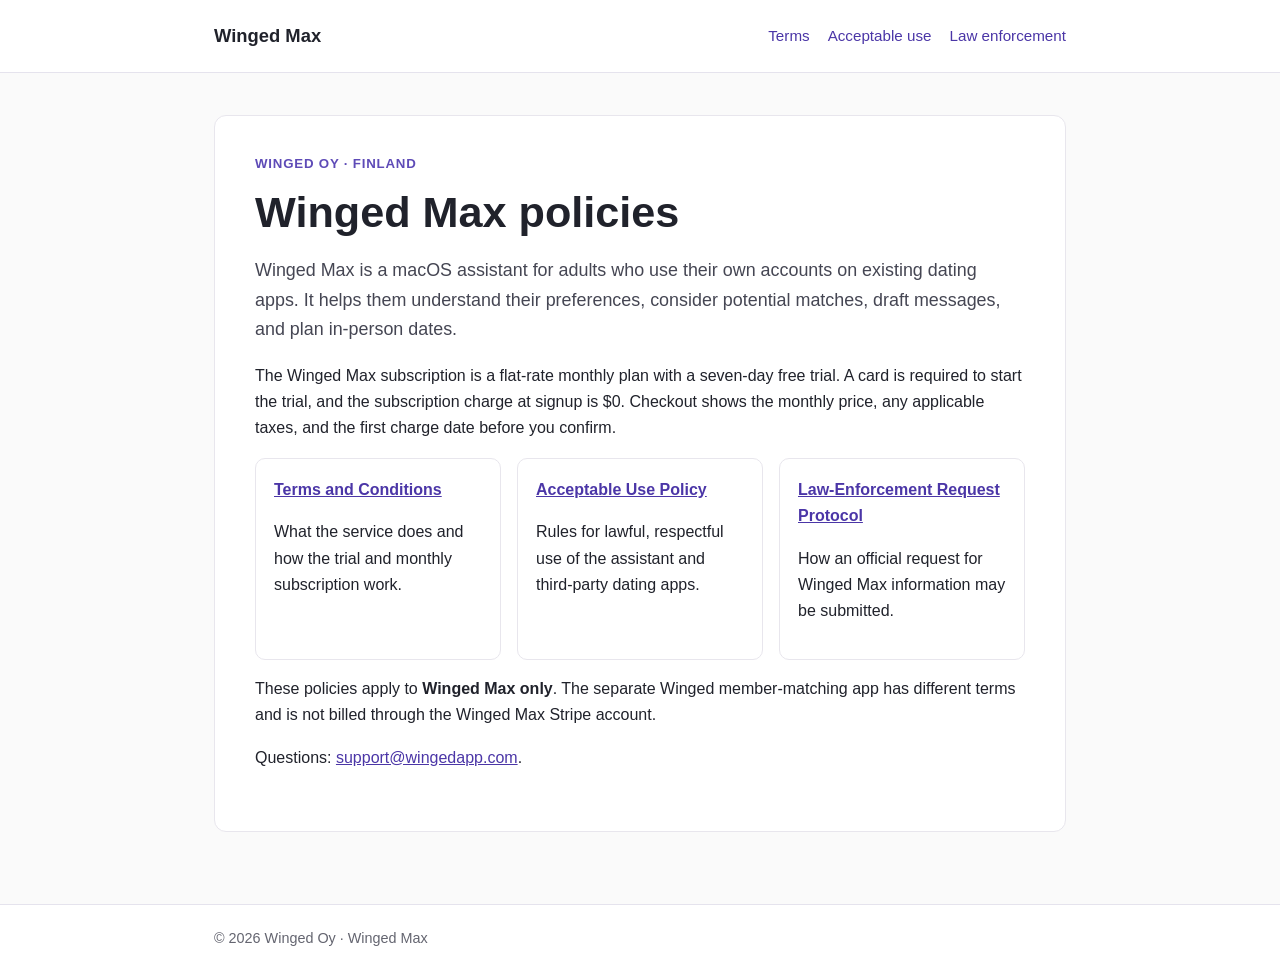
<file: index.html>
<!doctype html>
<html lang="en">
<head>
  <meta charset="utf-8">
  <meta name="viewport" content="width=device-width, initial-scale=1">
  <title>Winged Max policies | Winged Oy</title>
  <meta name="description" content="Terms and policies for the Winged Max macOS service offered by Winged Oy.">
  <link rel="stylesheet" href="assets/policies.css">
</head>
<body>
  <header class="site-header"><div class="header-inner"><a class="brand" href="./">Winged Max</a><nav aria-label="Policy navigation"><a href="terms/">Terms</a><a href="acceptable-use/">Acceptable use</a><a href="law-enforcement/">Law enforcement</a></nav></div></header>
  <main><article>
    <p class="eyebrow">Winged Oy · Finland</p>
    <h1>Winged Max policies</h1>
    <p class="lede">Winged Max is a macOS assistant for adults who use their own accounts on existing dating apps. It helps them understand their preferences, consider potential matches, draft messages, and plan in-person dates.</p>
    <p>The Winged Max subscription is a flat-rate monthly plan with a seven-day free trial. A card is required to start the trial, and the subscription charge at signup is $0. Checkout shows the monthly price, any applicable taxes, and the first charge date before you confirm.</p>
    <ul class="cards">
      <li><a href="terms/">Terms and Conditions</a><p>What the service does and how the trial and monthly subscription work.</p></li>
      <li><a href="acceptable-use/">Acceptable Use Policy</a><p>Rules for lawful, respectful use of the assistant and third-party dating apps.</p></li>
      <li><a href="law-enforcement/">Law-Enforcement Request Protocol</a><p>How an official request for Winged Max information may be submitted.</p></li>
    </ul>
    <p>These policies apply to <strong>Winged Max only</strong>. The separate Winged member-matching app has different terms and is not billed through the Winged Max Stripe account.</p>
    <p>Questions: <a href="mailto:support@wingedapp.com">support@wingedapp.com</a>.</p>
  </article></main>
  <footer><div class="footer-inner">© 2026 Winged Oy · Winged Max</div></footer>
</body>
</html>
</file>
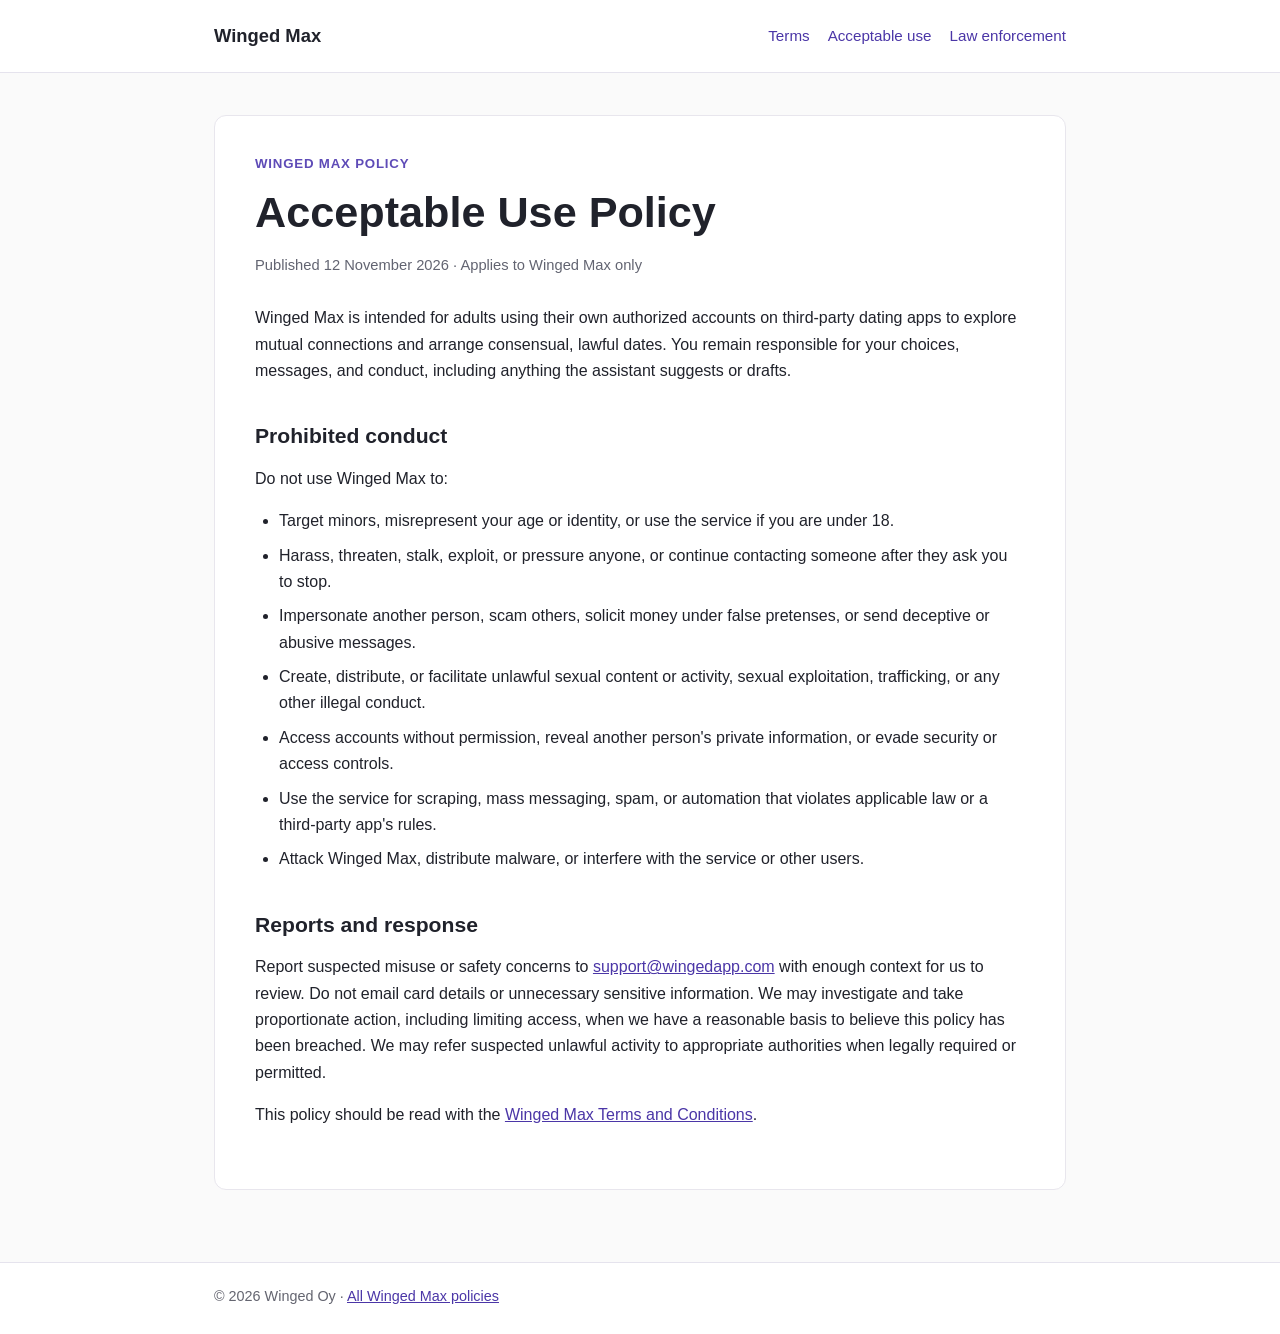
<file: acceptable-use/index.html>
<!doctype html>
<html lang="en">
<head>
  <meta charset="utf-8">
  <meta name="viewport" content="width=device-width, initial-scale=1">
  <title>Winged Max Acceptable Use Policy | Winged Oy</title>
  <meta name="description" content="Rules for responsible use of Winged Max.">
  <link rel="stylesheet" href="../assets/policies.css">
</head>
<body>
  <header class="site-header"><div class="header-inner"><a class="brand" href="../">Winged Max</a><nav aria-label="Policy navigation"><a href="../terms/">Terms</a><a href="./" aria-current="page">Acceptable use</a><a href="../law-enforcement/">Law enforcement</a></nav></div></header>
  <main><article>
    <p class="eyebrow">Winged Max policy</p>
    <h1>Acceptable Use Policy</h1>
    <p class="meta">Published 12 November 2026 · Applies to Winged Max only</p>
    <p>Winged Max is intended for adults using their own authorized accounts on third-party dating apps to explore mutual connections and arrange consensual, lawful dates. You remain responsible for your choices, messages, and conduct, including anything the assistant suggests or drafts.</p>
    <h2>Prohibited conduct</h2>
    <p>Do not use Winged Max to:</p>
    <ul>
      <li>Target minors, misrepresent your age or identity, or use the service if you are under 18.</li>
      <li>Harass, threaten, stalk, exploit, or pressure anyone, or continue contacting someone after they ask you to stop.</li>
      <li>Impersonate another person, scam others, solicit money under false pretenses, or send deceptive or abusive messages.</li>
      <li>Create, distribute, or facilitate unlawful sexual content or activity, sexual exploitation, trafficking, or any other illegal conduct.</li>
      <li>Access accounts without permission, reveal another person's private information, or evade security or access controls.</li>
      <li>Use the service for scraping, mass messaging, spam, or automation that violates applicable law or a third-party app's rules.</li>
      <li>Attack Winged Max, distribute malware, or interfere with the service or other users.</li>
    </ul>
    <h2>Reports and response</h2>
    <p>Report suspected misuse or safety concerns to <a href="mailto:support@wingedapp.com">support@wingedapp.com</a> with enough context for us to review. Do not email card details or unnecessary sensitive information. We may investigate and take proportionate action, including limiting access, when we have a reasonable basis to believe this policy has been breached. We may refer suspected unlawful activity to appropriate authorities when legally required or permitted.</p>
    <p>This policy should be read with the <a href="../terms/">Winged Max Terms and Conditions</a>.</p>
  </article></main>
  <footer><div class="footer-inner">© 2026 Winged Oy · <a href="../">All Winged Max policies</a></div></footer>
</body>
</html>
</file>
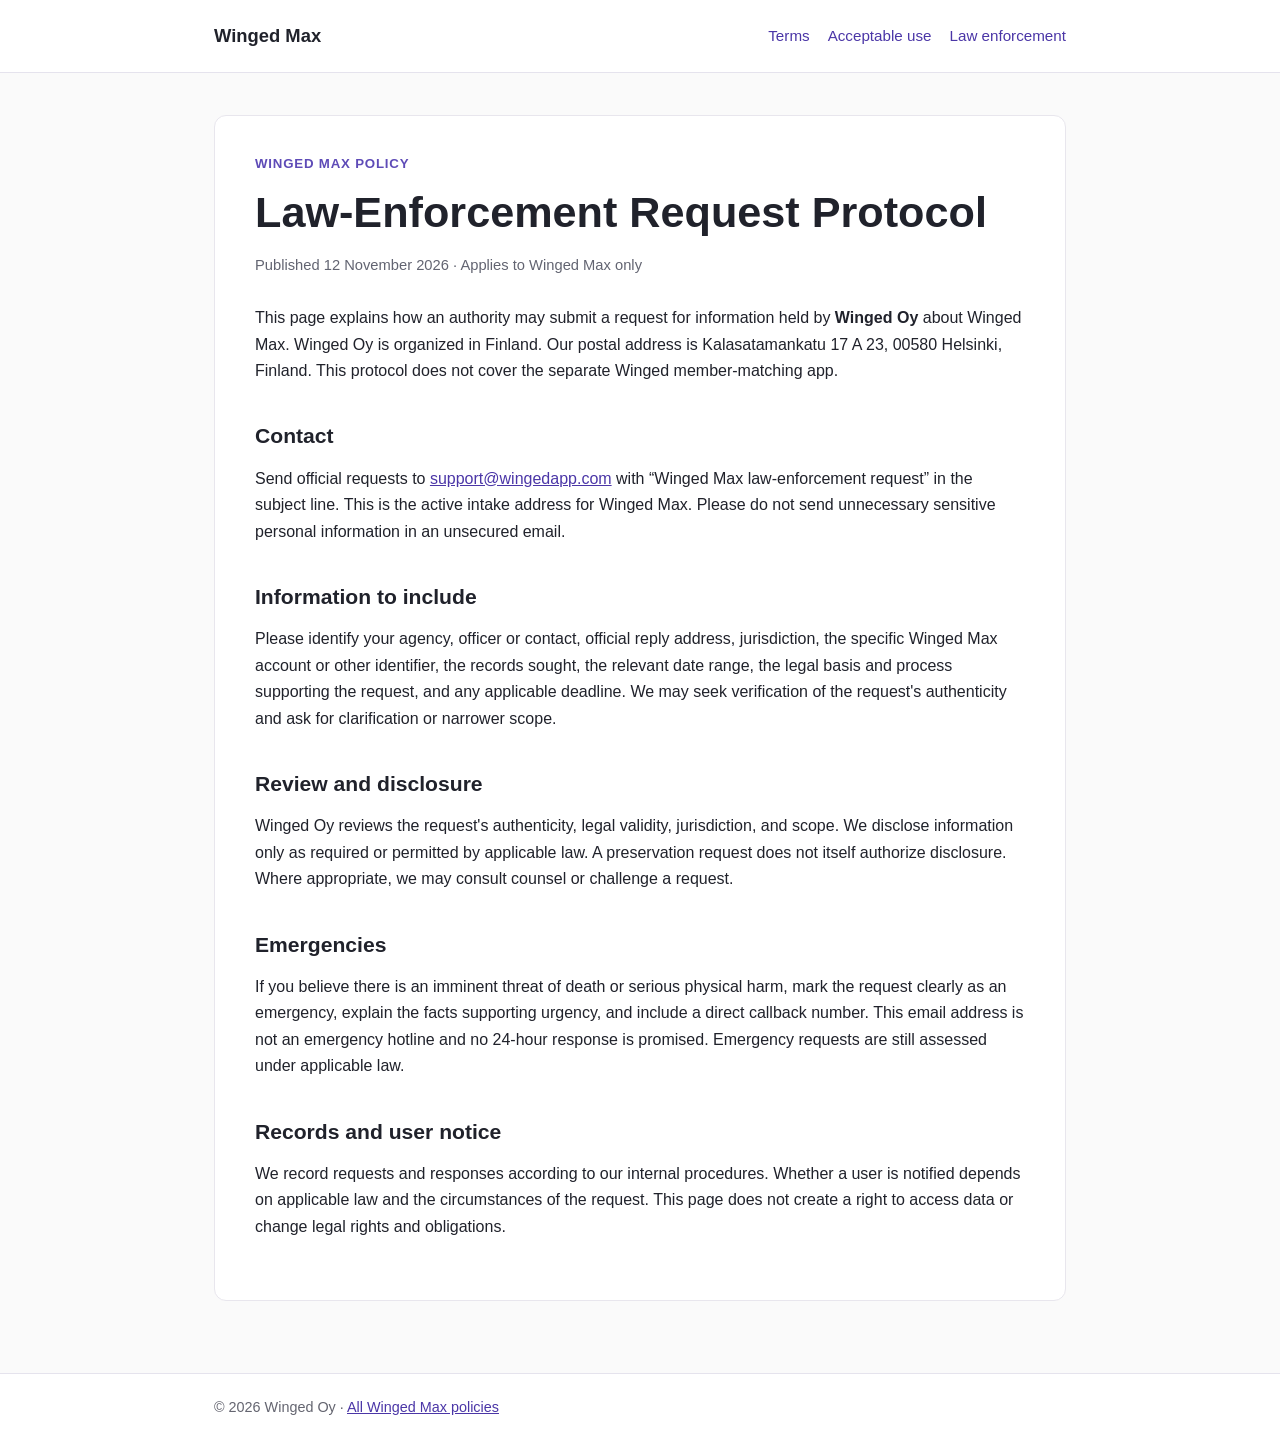
<file: law-enforcement/index.html>
<!doctype html>
<html lang="en">
<head>
  <meta charset="utf-8">
  <meta name="viewport" content="width=device-width, initial-scale=1">
  <title>Winged Max Law-Enforcement Request Protocol | Winged Oy</title>
  <meta name="description" content="How law-enforcement authorities can submit requests relating to Winged Max.">
  <link rel="stylesheet" href="../assets/policies.css">
</head>
<body>
  <header class="site-header"><div class="header-inner"><a class="brand" href="../">Winged Max</a><nav aria-label="Policy navigation"><a href="../terms/">Terms</a><a href="../acceptable-use/">Acceptable use</a><a href="./" aria-current="page">Law enforcement</a></nav></div></header>
  <main><article>
    <p class="eyebrow">Winged Max policy</p>
    <h1>Law-Enforcement Request Protocol</h1>
    <p class="meta">Published 12 November 2026 · Applies to Winged Max only</p>
    <p>This page explains how an authority may submit a request for information held by <strong>Winged Oy</strong> about Winged Max. Winged Oy is organized in Finland. Our postal address is Kalasatamankatu 17 A 23, 00580 Helsinki, Finland. This protocol does not cover the separate Winged member-matching app.</p>
    <h2>Contact</h2>
    <p>Send official requests to <a href="mailto:support@wingedapp.com">support@wingedapp.com</a> with “Winged Max law-enforcement request” in the subject line. This is the active intake address for Winged Max. Please do not send unnecessary sensitive personal information in an unsecured email.</p>
    <h2>Information to include</h2>
    <p>Please identify your agency, officer or contact, official reply address, jurisdiction, the specific Winged Max account or other identifier, the records sought, the relevant date range, the legal basis and process supporting the request, and any applicable deadline. We may seek verification of the request's authenticity and ask for clarification or narrower scope.</p>
    <h2>Review and disclosure</h2>
    <p>Winged Oy reviews the request's authenticity, legal validity, jurisdiction, and scope. We disclose information only as required or permitted by applicable law. A preservation request does not itself authorize disclosure. Where appropriate, we may consult counsel or challenge a request.</p>
    <h2>Emergencies</h2>
    <p>If you believe there is an imminent threat of death or serious physical harm, mark the request clearly as an emergency, explain the facts supporting urgency, and include a direct callback number. This email address is not an emergency hotline and no 24-hour response is promised. Emergency requests are still assessed under applicable law.</p>
    <h2>Records and user notice</h2>
    <p>We record requests and responses according to our internal procedures. Whether a user is notified depends on applicable law and the circumstances of the request. This page does not create a right to access data or change legal rights and obligations.</p>
  </article></main>
  <footer><div class="footer-inner">© 2026 Winged Oy · <a href="../">All Winged Max policies</a></div></footer>
</body>
</html>
</file>
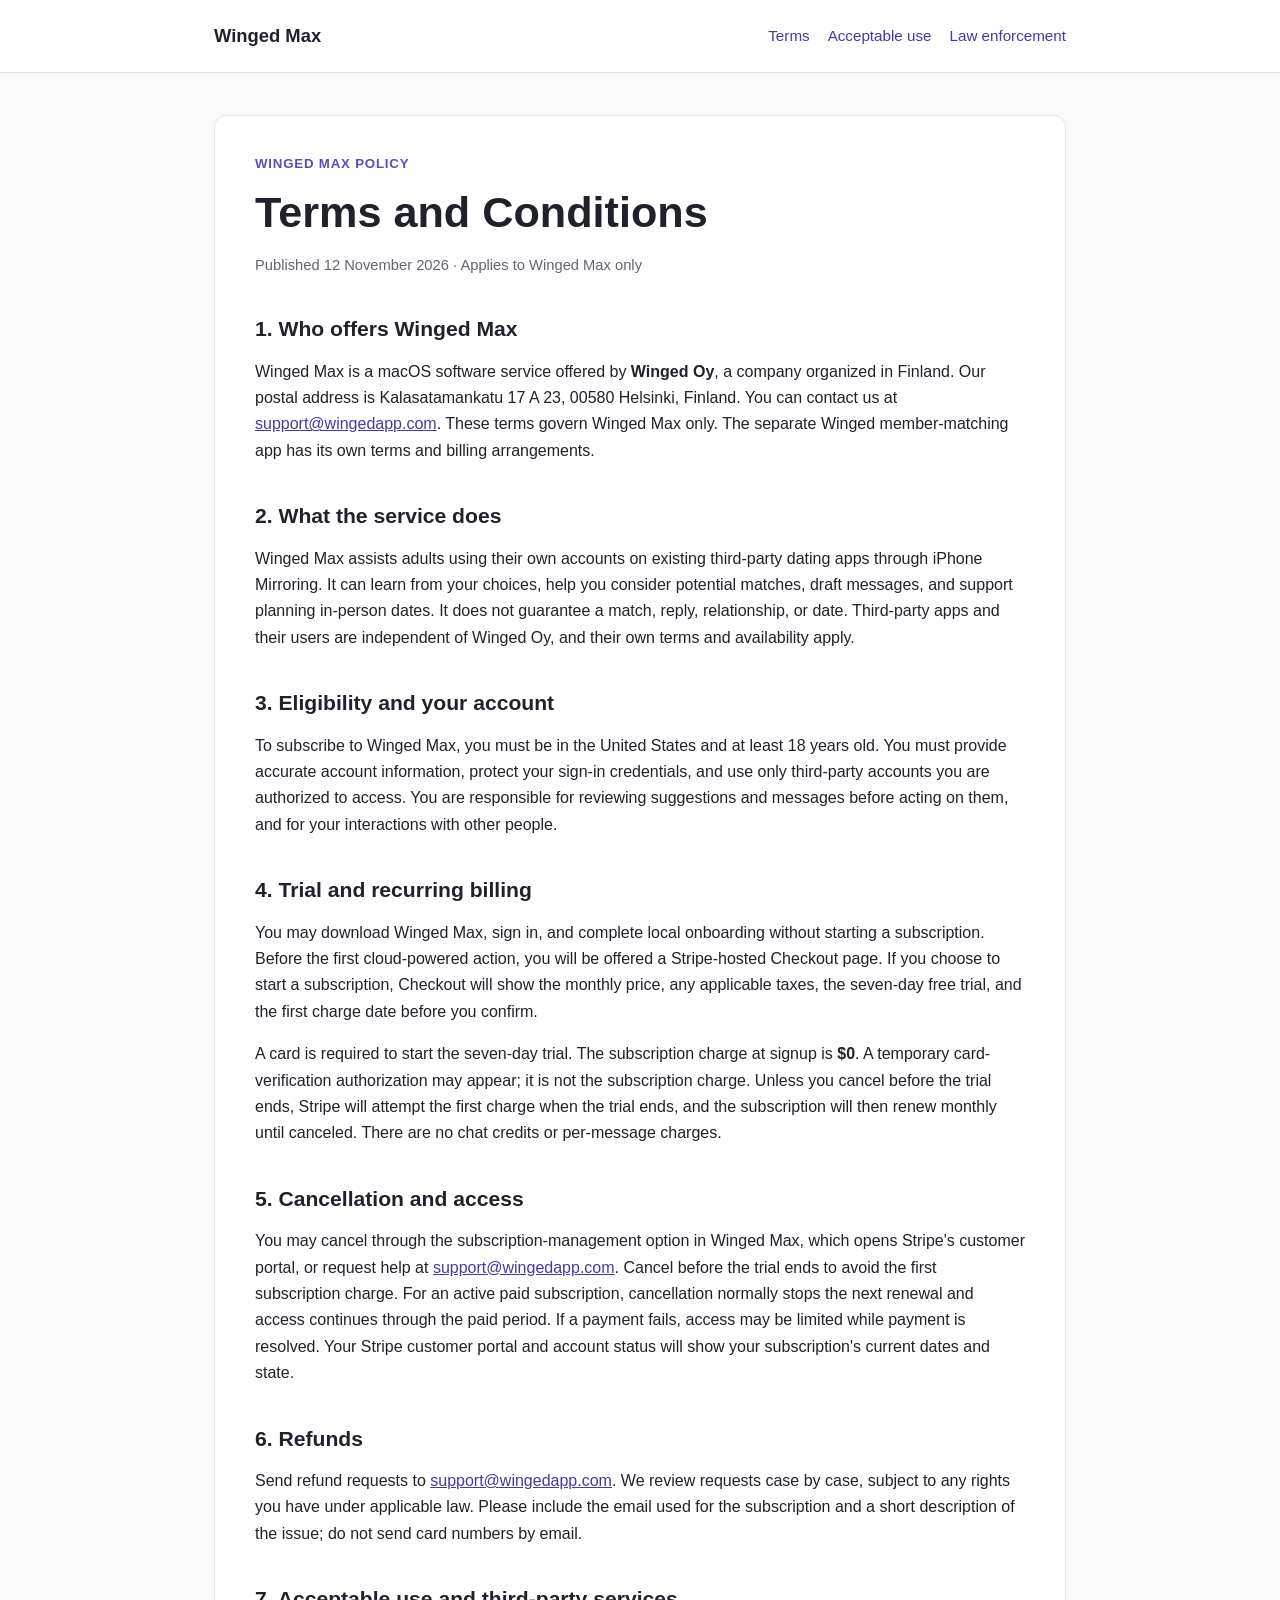
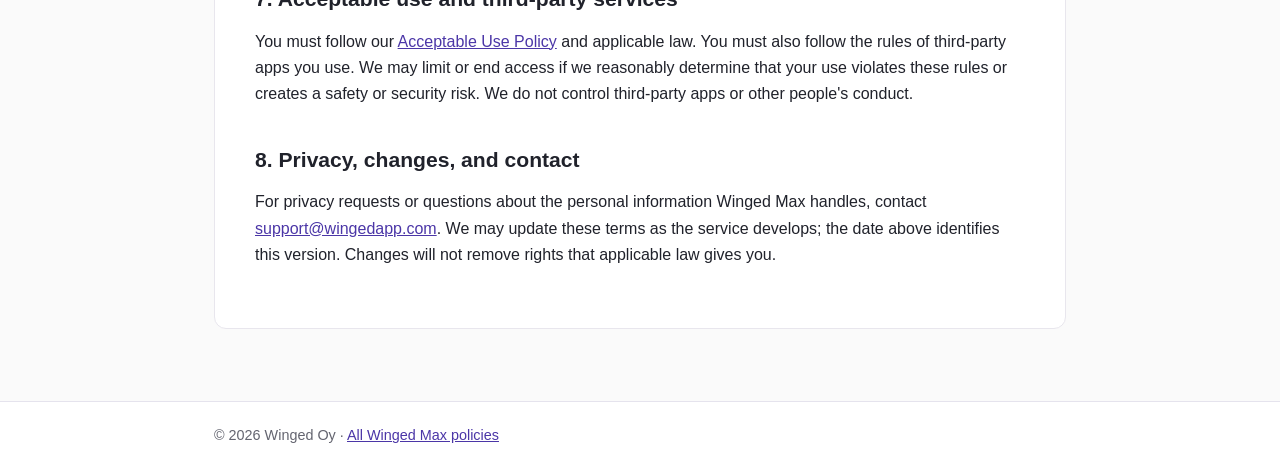
<file: terms/index.html>
<!doctype html>
<html lang="en">
<head>
  <meta charset="utf-8">
  <meta name="viewport" content="width=device-width, initial-scale=1">
  <title>Winged Max Terms and Conditions | Winged Oy</title>
  <meta name="description" content="Terms and Conditions for the Winged Max macOS service offered by Winged Oy.">
  <link rel="stylesheet" href="../assets/policies.css">
</head>
<body>
  <header class="site-header"><div class="header-inner"><a class="brand" href="../">Winged Max</a><nav aria-label="Policy navigation"><a href="./" aria-current="page">Terms</a><a href="../acceptable-use/">Acceptable use</a><a href="../law-enforcement/">Law enforcement</a></nav></div></header>
  <main><article>
    <p class="eyebrow">Winged Max policy</p>
    <h1>Terms and Conditions</h1>
    <p class="meta">Published 12 November 2026 · Applies to Winged Max only</p>
    <h2>1. Who offers Winged Max</h2>
    <p>Winged Max is a macOS software service offered by <strong>Winged Oy</strong>, a company organized in Finland. Our postal address is Kalasatamankatu 17 A 23, 00580 Helsinki, Finland. You can contact us at <a href="mailto:support@wingedapp.com">support@wingedapp.com</a>. These terms govern Winged Max only. The separate Winged member-matching app has its own terms and billing arrangements.</p>

    <h2>2. What the service does</h2>
    <p>Winged Max assists adults using their own accounts on existing third-party dating apps through iPhone Mirroring. It can learn from your choices, help you consider potential matches, draft messages, and support planning in-person dates. It does not guarantee a match, reply, relationship, or date. Third-party apps and their users are independent of Winged Oy, and their own terms and availability apply.</p>

    <h2>3. Eligibility and your account</h2>
    <p>To subscribe to Winged Max, you must be in the United States and at least 18 years old. You must provide accurate account information, protect your sign-in credentials, and use only third-party accounts you are authorized to access. You are responsible for reviewing suggestions and messages before acting on them, and for your interactions with other people.</p>

    <h2>4. Trial and recurring billing</h2>
    <p>You may download Winged Max, sign in, and complete local onboarding without starting a subscription. Before the first cloud-powered action, you will be offered a Stripe-hosted Checkout page. If you choose to start a subscription, Checkout will show the monthly price, any applicable taxes, the seven-day free trial, and the first charge date before you confirm.</p>
    <p>A card is required to start the seven-day trial. The subscription charge at signup is <strong>$0</strong>. A temporary card-verification authorization may appear; it is not the subscription charge. Unless you cancel before the trial ends, Stripe will attempt the first charge when the trial ends, and the subscription will then renew monthly until canceled. There are no chat credits or per-message charges.</p>

    <h2>5. Cancellation and access</h2>
    <p>You may cancel through the subscription-management option in Winged Max, which opens Stripe's customer portal, or request help at <a href="mailto:support@wingedapp.com">support@wingedapp.com</a>. Cancel before the trial ends to avoid the first subscription charge. For an active paid subscription, cancellation normally stops the next renewal and access continues through the paid period. If a payment fails, access may be limited while payment is resolved. Your Stripe customer portal and account status will show your subscription's current dates and state.</p>

    <h2>6. Refunds</h2>
    <p>Send refund requests to <a href="mailto:support@wingedapp.com">support@wingedapp.com</a>. We review requests case by case, subject to any rights you have under applicable law. Please include the email used for the subscription and a short description of the issue; do not send card numbers by email.</p>

    <h2>7. Acceptable use and third-party services</h2>
    <p>You must follow our <a href="../acceptable-use/">Acceptable Use Policy</a> and applicable law. You must also follow the rules of third-party apps you use. We may limit or end access if we reasonably determine that your use violates these rules or creates a safety or security risk. We do not control third-party apps or other people's conduct.</p>

    <h2>8. Privacy, changes, and contact</h2>
    <p>For privacy requests or questions about the personal information Winged Max handles, contact <a href="mailto:support@wingedapp.com">support@wingedapp.com</a>. We may update these terms as the service develops; the date above identifies this version. Changes will not remove rights that applicable law gives you.</p>
  </article></main>
  <footer><div class="footer-inner">© 2026 Winged Oy · <a href="../">All Winged Max policies</a></div></footer>
</body>
</html>
</file>
<file: assets/policies.css>
:root {
  color-scheme: light;
  font-family: -apple-system, BlinkMacSystemFont, "Segoe UI", sans-serif;
  line-height: 1.65;
  color: #20222b;
  background: #fafafa;
}
* { box-sizing: border-box; }
body { margin: 0; }
a { color: #4b36a7; }
a:hover { color: #34227e; }
.site-header { background: #fff; border-bottom: 1px solid #e5e3ed; }
.header-inner, main, .footer-inner { max-width: 900px; margin: auto; padding: 0 24px; }
.header-inner { display: flex; align-items: center; justify-content: space-between; gap: 20px; min-height: 72px; }
.brand { font-size: 1.15rem; font-weight: 750; text-decoration: none; color: #20222b; }
nav { display: flex; flex-wrap: wrap; gap: 8px 18px; }
nav a { text-decoration: none; font-size: .95rem; }
main { padding-top: 42px; padding-bottom: 72px; }
article { background: #fff; border: 1px solid #e8e6ed; border-radius: 12px; padding: 24px 40px 44px; }
h1 { font-size: clamp(2rem, 5vw, 2.7rem); line-height: 1.15; margin: 8px 0 12px; }
h2 { font-size: 1.32rem; line-height: 1.3; margin: 38px 0 10px; }
p, li { font-size: 1rem; }
li { margin-bottom: 8px; }
ul { padding-left: 24px; }
.eyebrow { color: #5e4bb7; font-size: .83rem; font-weight: 750; letter-spacing: .06em; text-transform: uppercase; }
.lede { font-size: 1.12rem; color: #454653; }
.meta { color: #626471; font-size: .92rem; margin-bottom: 28px; }
.cards { display: grid; grid-template-columns: repeat(auto-fit, minmax(230px, 1fr)); gap: 16px; padding: 0; list-style: none; }
.cards li { border: 1px solid #e8e6ed; border-radius: 10px; padding: 18px; margin: 0; }
.cards a { font-weight: 700; }
footer { border-top: 1px solid #e5e3ed; color: #646570; background: #fff; }
.footer-inner { padding-top: 22px; padding-bottom: 26px; font-size: .9rem; }
@media (max-width: 660px) {
  .header-inner { align-items: flex-start; flex-direction: column; padding-top: 18px; padding-bottom: 18px; }
  main { padding-top: 22px; padding-bottom: 42px; }
  article { padding: 20px 22px 34px; }
}
</file>
